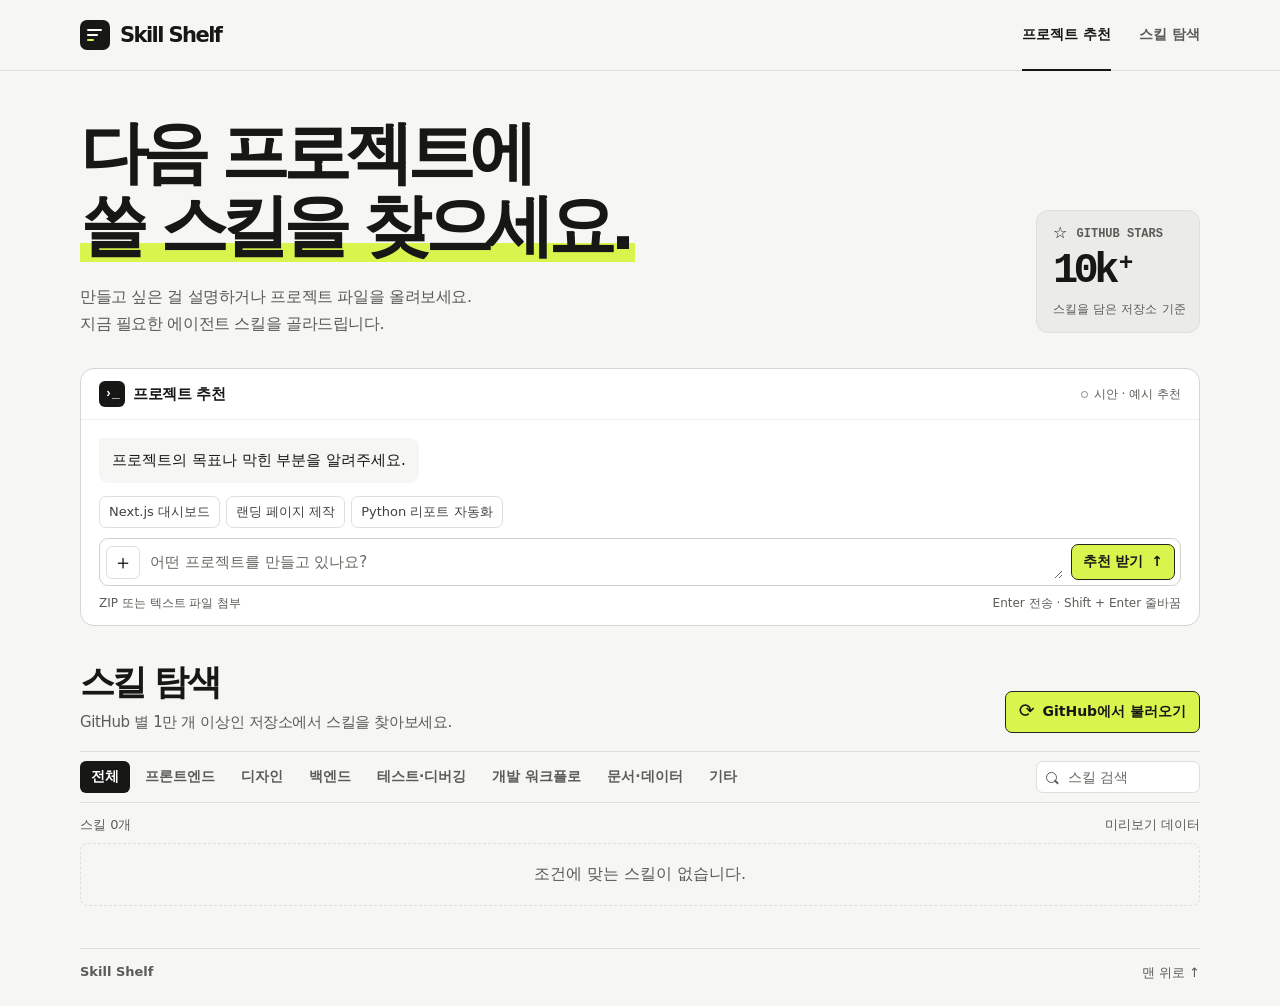
<file: frontend/index.html>
<!doctype html>
<html lang="ko">
<head>
  <meta charset="utf-8">
  <meta name="viewport" content="width=device-width, initial-scale=1">
  <title>Skill Shelf</title>
  <link rel="stylesheet" href="style.css">
</head>
<body>
  <header class="topbar">
    <div class="shell topbar-inner">
      <a class="wordmark" href="#top" aria-label="Skill Shelf 홈"><span class="mark" aria-hidden="true"><i></i><i></i><i></i></span>Skill Shelf</a>
      <nav aria-label="메인 메뉴">
        <a class="nav-link active" href="#recommend">프로젝트 추천</a>
        <a class="nav-link" href="#catalog">스킬 탐색</a>
      </nav>
    </div>
  </header>

  <main id="top" class="shell">
    <section id="recommend" aria-labelledby="hero-title">
      <div class="hero">
        <div>
          <h1 id="hero-title">다음 프로젝트에<br><span>쓸 스킬을 찾으세요.</span></h1>
          <p>만들고 싶은 걸 설명하거나 프로젝트 파일을 올려보세요.<br class="wide-only"> 지금 필요한 에이전트 스킬을 골라드립니다.</p>
        </div>
        <a class="hero-stat" href="#catalog" aria-label="GitHub 별 1만 개 이상인 저장소의 스킬 탐색">
          <span class="stat-top"><span aria-hidden="true">☆</span> GITHUB STARS</span>
          <strong>10k<span>+</span></strong>
          <span class="stat-caption">스킬을 담은 저장소 기준</span>
        </a>
      </div>

      <div class="chat-panel">
        <div class="chat-head">
          <h2><span class="terminal" aria-hidden="true">›_</span> 프로젝트 추천</h2>
          <span id="mode" class="mode"></span>
        </div>
        <div id="transcript" class="chat-body" role="log" aria-label="추천 대화" aria-live="polite"></div>
        <div class="chat-bottom">
          <div class="examples" id="examples" aria-label="프로젝트 설명 예시">
            <button type="button" data-example="Next.js로 대시보드를 만들고 있어요. React 화면 성능과 컴포넌트 구조를 개선하고 싶어요.">Next.js 대시보드</button>
            <button type="button" data-example="랜딩 페이지를 만들고 있어요. 화면 디자인을 다듬고 브라우저에서 동작을 테스트하고 싶어요.">랜딩 페이지 제작</button>
            <button type="button" data-example="Python으로 엑셀 리포트를 자동화하고 PDF로 결과를 내보내고 싶어요.">Python 리포트 자동화</button>
          </div>
          <form id="composer" class="composer">
            <label for="upload" class="clip" title="프로젝트 파일 첨부" tabindex="0" role="button"><span aria-hidden="true">＋</span><span class="sr-only">프로젝트 파일 첨부</span></label>
            <input id="upload" type="file" multiple accept=".zip,.md,.txt,.json,.toml,.yaml,.yml,.py,.js,.jsx,.ts,.tsx,.html,.css">
            <textarea id="prompt" aria-label="프로젝트 설명" placeholder="어떤 프로젝트를 만들고 있나요?" rows="1" maxlength="6000"></textarea>
            <button id="send" class="primary send" type="submit">추천 받기 <span aria-hidden="true">↑</span></button>
          </form>
          <div class="composer-meta"><span id="uploads">ZIP 또는 텍스트 파일 첨부</span><span>Enter 전송 · Shift + Enter 줄바꿈</span></div>
          <p id="chat-notice" class="notice" role="status" hidden></p>
        </div>
      </div>
    </section>

    <section id="catalog" class="catalog" aria-labelledby="catalog-title">
      <div class="catalog-head">
        <div>
          <h2 id="catalog-title">스킬 탐색</h2>
          <p>GitHub 별 1만 개 이상인 저장소에서 스킬을 찾아보세요.</p>
        </div>
        <button id="refresh" class="primary refresh" type="button"><span aria-hidden="true">⟳</span> GitHub에서 불러오기</button>
      </div>
      <div class="toolbar">
        <div id="filters" class="filters" role="group" aria-label="스킬 카테고리"></div>
        <label class="search"><span class="lens" aria-hidden="true"></span><input id="search" type="search" aria-label="스킬 검색" placeholder="스킬 검색"></label>
      </div>
      <div class="catalog-meta"><span id="count" aria-live="polite"></span><span id="source"></span></div>
      <p id="catalog-notice" class="notice" role="status" hidden></p>
      <div id="grid" class="grid"></div>
      <button id="more" class="outline more" type="button" hidden>더 보기</button>
    </section>
  </main>

  <footer class="shell footer"><span>Skill Shelf</span><a href="#top">맨 위로 ↑</a></footer>
  <dialog id="detail" aria-labelledby="detail-title">
    <div class="detail-inner">
      <button id="close" type="button" aria-label="상세 닫기">×</button>
      <div id="detail-body"></div>
    </div>
  </dialog>
  <script id="seed" type="application/json">__SKILL_SHELF_SEED__</script>
  <script src="app.js"></script>
</body>
</html>
</file>
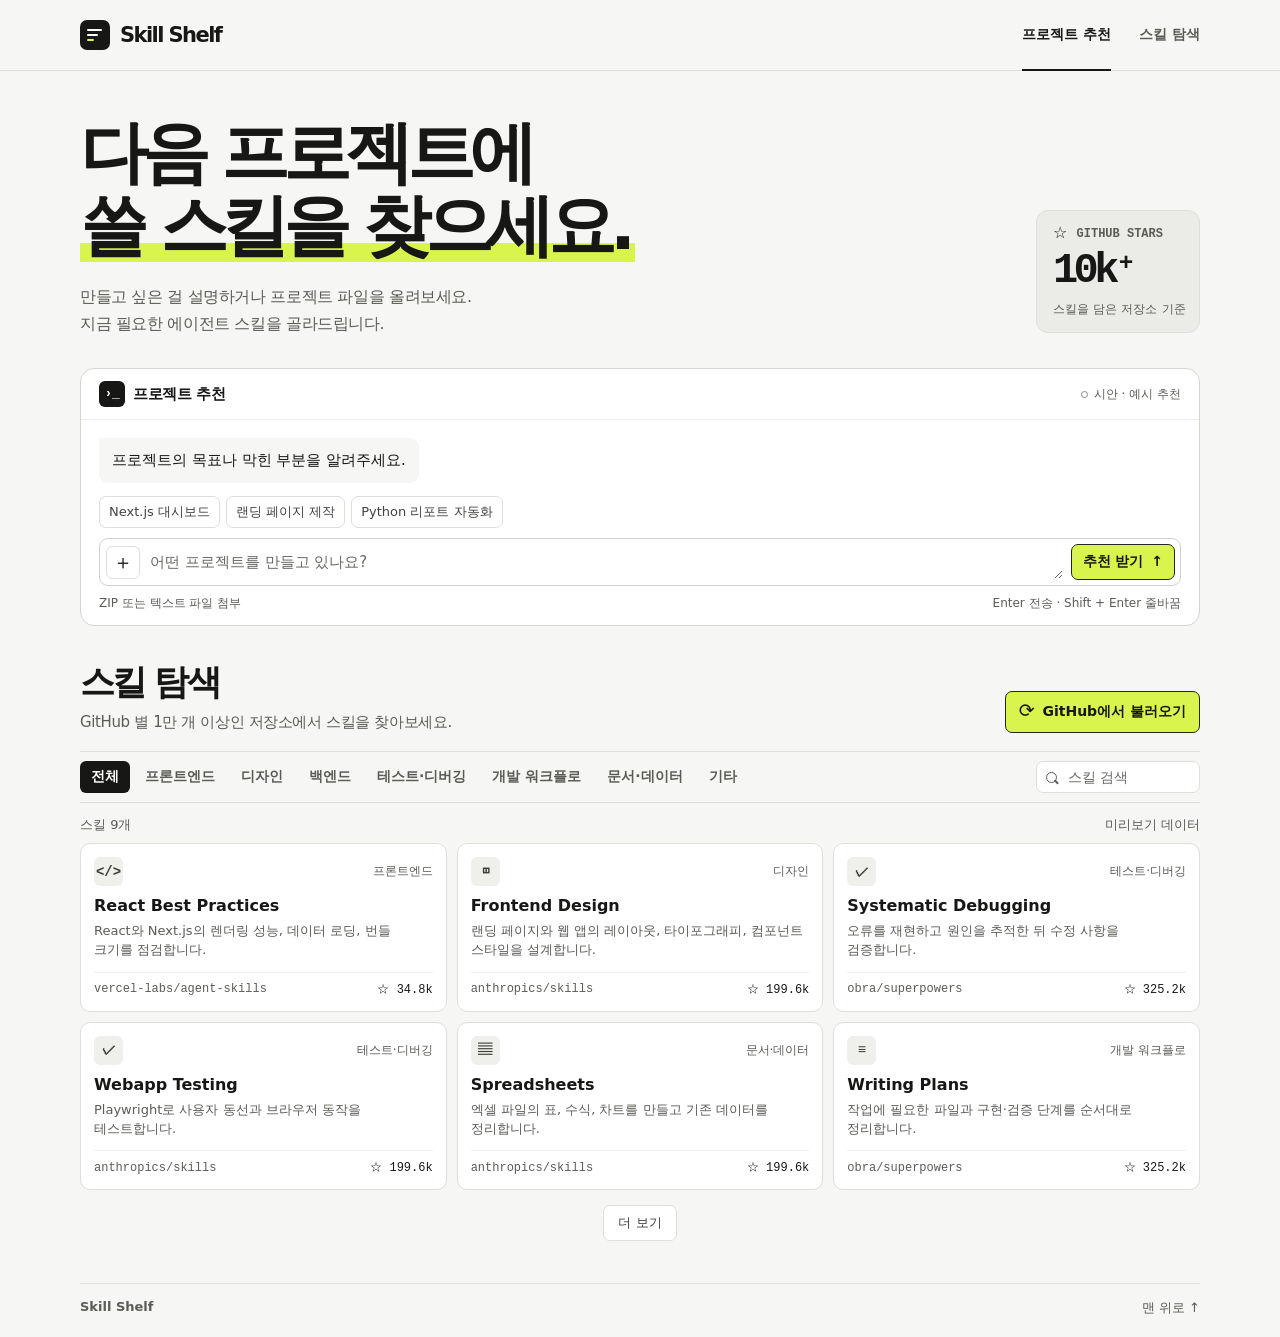
<file: Skill_Shelf_Preview.html>
<!doctype html>
<html lang="ko">
<head>
  <meta charset="utf-8">
  <meta name="viewport" content="width=device-width, initial-scale=1">
  <title>Skill Shelf</title>
  <style>
:root {
  color-scheme: light;
  --background: #f6f6f4;
  --paper: #fff;
  --ink: #171816;
  --muted: #5a5c56;
  --line: #dedfda;
  --faint: #efefed;
  --accent: #d9f44c;
  --accent-hover: #cde839;
  --mono: "IBM Plex Mono", Consolas, "Liberation Mono", monospace;
  --sans: Inter, "Pretendard", "Apple SD Gothic Neo", "Malgun Gothic", "맑은 고딕", system-ui, sans-serif;
  font-family: var(--sans);
  color: var(--ink);
  background: var(--background);
}

*, *::before, *::after { box-sizing: border-box; }
body { margin: 0; }
button, input, textarea { font: inherit; }
button, a, input, textarea { -webkit-tap-highlight-color: transparent; }
a { color: inherit; text-decoration: none; }
button { color: inherit; cursor: pointer; }
button:disabled { cursor: wait; opacity: .65; }
:focus-visible { outline: 2px solid #222; outline-offset: 4px; }
[hidden] { display: none !important; }
.shell { width: min(1120px, calc(100% - 72px)); margin-inline: auto; }
.sr-only { position: absolute; width: 1px; height: 1px; padding: 0; margin: -1px; overflow: hidden; clip-path: inset(50%); white-space: nowrap; }

.topbar { border-bottom: 1px solid var(--line); background: var(--background); }
.topbar-inner { display: flex; align-items: center; justify-content: space-between; height: 70px; }
.wordmark { display: inline-flex; align-items: center; gap: 10px; font-size: 21px; font-weight: 800; letter-spacing: -.075em; white-space: nowrap; }
.mark { display: grid; justify-items: start; align-content: center; gap: 3px; width: 30px; height: 30px; padding-left: 7px; background: var(--ink); border-radius: 7px; }
.mark i { display: block; width: 15px; height: 2px; background: white; border-radius: 1px; }
.mark i:nth-child(2) { width: 11px; }
.mark i:nth-child(3) { width: 7px; background: var(--accent); }
nav { display: flex; align-items: stretch; align-self: stretch; gap: 28px; }
.nav-link { position: relative; display: flex; align-items: center; font-weight: 650; font-size: 14px; color: var(--muted); white-space: nowrap; }
.nav-link:hover, .nav-link.active { color: var(--ink); }
.nav-link.active::after { content: ""; position: absolute; inset: auto 0 -1px; height: 2px; background: var(--ink); }

.hero { display: grid; grid-template-columns: 1fr 164px; align-items: end; gap: 30px; padding-block: 45px 31px; }
.hero h1 { margin: 0; font-size: clamp(39px, 5.35vw, 72px); line-height: 1.065; letter-spacing: -.09em; font-weight: 850; word-break: keep-all; }
.hero h1 span { background: linear-gradient(transparent 73%, var(--accent) 73%, var(--accent) 96%, transparent 96%); padding-right: .08em; }
.hero p { color: var(--muted); font-size: 16px; line-height: 1.7; margin: 21px 0 0; letter-spacing: -.025em; word-break: keep-all; }
.hero-stat { display: flex; flex-direction: column; align-items: flex-start; gap: 10px; background: #ebebe7; border: 1px solid var(--line); border-radius: 12px; padding: 14px 16px 15px; margin-bottom: 4px; }
.hero-stat:hover { border-color: var(--ink); }
.stat-top, .stat-caption { font: 600 12px/1.25 var(--mono); color: var(--muted); white-space: nowrap; }
.stat-top span { font: 16px/1 var(--sans); vertical-align: -1px; margin-right: 2px; color: var(--ink); }
.hero-stat strong { font: 750 42px/.95 var(--mono); letter-spacing: -.11em; }
.hero-stat strong span { font-size: .58em; vertical-align: top; padding-left: 4px; }
.stat-caption { font-family: var(--sans); font-weight: 550; }

.chat-panel { background: var(--paper); border: 1px solid #d5d6d0; border-radius: 14px; }
.chat-head { display: flex; align-items: center; justify-content: space-between; gap: 10px; padding: 12px 18px; border-bottom: 1px solid var(--faint); }
.chat-head h2 { display: flex; align-items: center; gap: 8px; margin: 0; font-size: 15px; letter-spacing: -.025em; }
.terminal { display: inline-grid; place-items: center; width: 26px; height: 26px; border-radius: 6px; background: var(--ink); color: white; font: bold 13px var(--mono); padding-bottom: 2px; }
.mode { display: inline-flex; align-items: center; gap: 6px; font-size: 12px; color: var(--muted); white-space: nowrap; }
.mode::before { content: ""; width: 7px; height: 7px; border: 1px solid #888a81; border-radius: 50%; }
.mode.live::before { border-color: var(--ink); background: var(--accent); }
.chat-body { display: grid; gap: 12px; padding: 18px 18px 4px; max-height: 420px; overflow: auto; }
.message { max-width: min(780px, 96%); width: fit-content; padding: 11px 13px; border-radius: 0 9px 9px 9px; background: var(--background); font-size: 15px; line-height: 1.55; overflow-wrap: anywhere; white-space: pre-wrap; }
.message.user { margin-left: auto; border-radius: 9px 0 9px 9px; background: #ededeb; }
.suggestions { display: grid; gap: 6px; margin-top: 7px; white-space: normal; }
.suggestion { display: grid; gap: 2px; text-align: left; border: 1px solid var(--line); background: var(--paper); border-radius: 7px; padding: 8px 10px; }
.suggestion:hover { border-color: var(--ink); }
.suggestion span { color: var(--muted); font-size: 13px; }
.chat-bottom { padding: 9px 18px 13px; }
.examples { display: flex; flex-wrap: wrap; gap: 6px; margin: 0 0 10px; }
.examples button, .outline { border: 1px solid var(--line); border-radius: 7px; background: var(--paper); font-size: 13px; padding: 6px 9px; color: #41423d; }
.examples button:hover, .outline:hover { border-color: #999b91; background: var(--background); }
.composer { display: flex; align-items: center; gap: 8px; padding: 5px; border: 1px solid #d0d1cc; border-radius: 9px; }
.composer:focus-within { border-color: #707266; }
.composer input[type=file] { display: none; }
.clip { display: grid; place-items: center; flex: 0 0 34px; height: 33px; border: 1px solid var(--line); border-radius: 6px; margin-left: 1px; font-size: 20px; cursor: pointer; }
.clip:hover { background: var(--faint); }
.composer textarea { flex: 1; min-width: 0; min-height: 34px; max-height: 120px; resize: vertical; border: 0; background: transparent; outline: none; padding: 7px 2px; font-size: 15px; line-height: 20px; }
.composer textarea::placeholder, .search input::placeholder { color: #676962; opacity: 1; }
.primary { border: 1px solid #24271b; border-radius: 7px; background: var(--accent); color: var(--ink); font-weight: 750; font-size: 14px; white-space: nowrap; }
.primary:hover { background: var(--accent-hover); }
.send { height: 36px; padding-inline: 11px; }
.send span { margin-left: 3px; }
.composer-meta { display: flex; justify-content: space-between; align-items: flex-start; gap: 12px; margin-top: 8px; color: var(--muted); font-size: 12px; line-height: 1.5; }
#uploads { overflow-wrap: anywhere; }

.catalog { padding-block: 37px 42px; }
.catalog-head { display: flex; gap: 18px; align-items: end; justify-content: space-between; margin-bottom: 18px; }
.catalog-head h2 { margin: 0; font-size: 35px; font-weight: 850; letter-spacing: -.075em; line-height: 1.12; }
.catalog-head p { margin: 8px 0 0; color: var(--muted); font-size: 15px; letter-spacing: -.025em; line-height: 1.5; word-break: keep-all; }
.refresh { height: 42px; padding-inline: 13px; }
.refresh span { font: 19px/.8 var(--sans); display: inline-block; margin-right: 3px; vertical-align: -1px; }
.toolbar { border-top: 1px solid var(--line); border-bottom: 1px solid var(--line); display: flex; align-items: center; justify-content: space-between; gap: 10px; padding-block: 9px; }
.filters { display: flex; flex-wrap: wrap; gap: 4px; }
.filters button { font-size: 14px; font-weight: 650; color: var(--muted); border: 1px solid transparent; background: transparent; padding: 6px 10px; border-radius: 6px; white-space: nowrap; }
.filters button:hover { background: #e8e9e4; }
.filters button[aria-pressed=true] { background: var(--ink); color: white; }
.search { display: flex; gap: 9px; align-items: center; background: var(--paper); border: 1px solid var(--line); border-radius: 7px; padding: 6px 9px; width: 164px; flex-shrink: 0; }
.search:focus-within { border-color: var(--ink); }
.lens { position: relative; flex: 0 0 11px; height: 11px; border: 1.5px solid var(--muted); border-radius: 100%; }
.lens::after { position: absolute; content: ""; width: 5px; height: 1.5px; left: 7px; top: 8px; transform: rotate(45deg); background: var(--muted); }
.search input { width: 100%; border: 0; font-size: 14px; outline: none; background: transparent; }
.catalog-meta { display: flex; justify-content: space-between; gap: 12px; color: var(--muted); font-size: 13px; margin: 13px 0 9px; }
.notice { font-size: 13px; color: var(--ink); line-height: 1.5; border-left: 3px solid #a0a294; padding-left: 8px; margin: 8px 0; }
.grid { display: grid; grid-template-columns: repeat(3, minmax(0, 1fr)); gap: 10px; }
.card { min-width: 0; min-height: 152px; text-align: left; display: flex; flex-direction: column; padding: 13px; background: var(--paper); border: 1px solid var(--line); border-radius: 10px; }
.card:hover { border-color: var(--ink); }
.card-top, .card-footer { display: flex; width: 100%; justify-content: space-between; gap: 10px; align-items: center; }
.card-top { margin-bottom: 10px; }
.glyph { background: #efefec; display: grid; place-items: center; color: #3c3d36; width: 29px; height: 29px; border-radius: 6px; font: 700 14px var(--mono); }
.category { font-size: 12px; color: var(--muted); white-space: nowrap; }
.card h3 { margin: 0 0 5px; font-size: 16px; line-height: 1.25; white-space: nowrap; overflow: hidden; text-overflow: ellipsis; max-width: 100%; }
.card p { margin: 0 0 12px; color: var(--muted); font-size: 13px; line-height: 1.48; display: -webkit-box; -webkit-line-clamp: 2; -webkit-box-orient: vertical; overflow: hidden; word-break: keep-all; overflow-wrap: anywhere; }
.card-footer { border-top: 1px solid var(--faint); margin-top: auto; padding-top: 8px; color: var(--muted); font: 12px var(--mono); }
.card-footer span:first-child { min-width: 0; white-space: nowrap; overflow: hidden; text-overflow: ellipsis; }
.card-footer span:last-child { white-space: nowrap; color: var(--ink); }
.empty { grid-column: 1/-1; padding: 20px 12px; text-align: center; color: var(--muted); border: 1px dashed var(--line); border-radius: 8px; }
.more { display: block; margin: 15px auto 0; padding: 8px 14px; }
.footer { display: flex; justify-content: space-between; border-top: 1px solid var(--line); padding-block: 15px 24px; color: var(--muted); font-size: 13px; }
.footer span { font-weight: 800; }

dialog { width: min(480px, calc(100% - 28px)); max-height: 85vh; color: var(--ink); border: 1px solid var(--ink); border-radius: 13px; padding: 0; background: var(--paper); }
dialog::backdrop { background: #10110e7a; }
.detail-inner { position: relative; padding: 22px; overflow-wrap: anywhere; }
.detail-inner #close { position: absolute; top: 10px; right: 10px; width: 32px; height: 32px; border: 1px solid var(--line); border-radius: 6px; background: var(--paper); font-size: 21px; line-height: 1; }
.detail-inner h2 { margin: 10px 32px 6px 0; font-size: 25px; letter-spacing: -.035em; }
.detail-inner p { color: var(--muted); font-size: 15px; line-height: 1.65; }
.detail-inner a { display: inline-flex; padding: 8px 11px; margin: 4px 4px 0 0; }
.detail-inner small { display: block; color: var(--muted); margin-top: 12px; font: 12px/1.5 var(--mono); }

@media (max-width: 800px) {
  .shell { width: calc(100% - 38px); }
  .grid { grid-template-columns: repeat(2, minmax(0, 1fr)); }
  .hero { padding-block: 36px 24px; }
  .toolbar { align-items: start; }
}
@media (max-width: 540px) {
  .shell { width: calc(100% - 28px); }
  .topbar-inner { height: 56px; }
  nav { gap: 12px; }
  .nav-link { font-size: 12px; }
  .wordmark { font-size: 18px; gap: 6px; }
  .mark { transform: scale(.85); transform-origin: left center; margin-right: -3px; }
  .hero { grid-template-columns: 1fr; gap: 14px; padding-top: 30px; }
  .hero h1 { font-size: clamp(31px, 9.3vw, 47px); }
  .hero-stat { display: none; }
  .hero p { font-size: 15px; margin-top: 16px; }
  .wide-only { display: none; }
  .chat-head, .chat-body, .chat-bottom { padding-inline: 11px; }
  .composer-meta span:nth-child(2) { display: none; }
  .send { padding-inline: 8px; font-size: 13px; }
  .send span { display: none; }
  .catalog { padding-top: 30px; }
  .catalog-head { align-items: start; flex-direction: column; gap: 11px; }
  .catalog-head h2 { font-size: 29px; }
  .toolbar { flex-direction: column; }
  .search { width: 100%; }
}
@media (max-width: 365px) { .grid { grid-template-columns: minmax(0, 1fr); } }

</style>
</head>
<body data-standalone>
  <header class="topbar">
    <div class="shell topbar-inner">
      <a class="wordmark" href="#top" aria-label="Skill Shelf 홈"><span class="mark" aria-hidden="true"><i></i><i></i><i></i></span>Skill Shelf</a>
      <nav aria-label="메인 메뉴">
        <a class="nav-link active" href="#recommend">프로젝트 추천</a>
        <a class="nav-link" href="#catalog">스킬 탐색</a>
      </nav>
    </div>
  </header>

  <main id="top" class="shell">
    <section id="recommend" aria-labelledby="hero-title">
      <div class="hero">
        <div>
          <h1 id="hero-title">다음 프로젝트에<br><span>쓸 스킬을 찾으세요.</span></h1>
          <p>만들고 싶은 걸 설명하거나 프로젝트 파일을 올려보세요.<br class="wide-only"> 지금 필요한 에이전트 스킬을 골라드립니다.</p>
        </div>
        <a class="hero-stat" href="#catalog" aria-label="GitHub 별 1만 개 이상인 저장소의 스킬 탐색">
          <span class="stat-top"><span aria-hidden="true">☆</span> GITHUB STARS</span>
          <strong>10k<span>+</span></strong>
          <span class="stat-caption">스킬을 담은 저장소 기준</span>
        </a>
      </div>

      <div class="chat-panel">
        <div class="chat-head">
          <h2><span class="terminal" aria-hidden="true">›_</span> 프로젝트 추천</h2>
          <span id="mode" class="mode"></span>
        </div>
        <div id="transcript" class="chat-body" role="log" aria-label="추천 대화" aria-live="polite"></div>
        <div class="chat-bottom">
          <div class="examples" id="examples" aria-label="프로젝트 설명 예시">
            <button type="button" data-example="Next.js로 대시보드를 만들고 있어요. React 화면 성능과 컴포넌트 구조를 개선하고 싶어요.">Next.js 대시보드</button>
            <button type="button" data-example="랜딩 페이지를 만들고 있어요. 화면 디자인을 다듬고 브라우저에서 동작을 테스트하고 싶어요.">랜딩 페이지 제작</button>
            <button type="button" data-example="Python으로 엑셀 리포트를 자동화하고 PDF로 결과를 내보내고 싶어요.">Python 리포트 자동화</button>
          </div>
          <form id="composer" class="composer">
            <label for="upload" class="clip" title="프로젝트 파일 첨부" tabindex="0" role="button"><span aria-hidden="true">＋</span><span class="sr-only">프로젝트 파일 첨부</span></label>
            <input id="upload" type="file" multiple accept=".zip,.md,.txt,.json,.toml,.yaml,.yml,.py,.js,.jsx,.ts,.tsx,.html,.css">
            <textarea id="prompt" aria-label="프로젝트 설명" placeholder="어떤 프로젝트를 만들고 있나요?" rows="1" maxlength="6000"></textarea>
            <button id="send" class="primary send" type="submit">추천 받기 <span aria-hidden="true">↑</span></button>
          </form>
          <div class="composer-meta"><span id="uploads">ZIP 또는 텍스트 파일 첨부</span><span>Enter 전송 · Shift + Enter 줄바꿈</span></div>
          <p id="chat-notice" class="notice" role="status" hidden></p>
        </div>
      </div>
    </section>

    <section id="catalog" class="catalog" aria-labelledby="catalog-title">
      <div class="catalog-head">
        <div>
          <h2 id="catalog-title">스킬 탐색</h2>
          <p>GitHub 별 1만 개 이상인 저장소에서 스킬을 찾아보세요.</p>
        </div>
        <button id="refresh" class="primary refresh" type="button"><span aria-hidden="true">⟳</span> GitHub에서 불러오기</button>
      </div>
      <div class="toolbar">
        <div id="filters" class="filters" role="group" aria-label="스킬 카테고리"></div>
        <label class="search"><span class="lens" aria-hidden="true"></span><input id="search" type="search" aria-label="스킬 검색" placeholder="스킬 검색"></label>
      </div>
      <div class="catalog-meta"><span id="count" aria-live="polite"></span><span id="source"></span></div>
      <p id="catalog-notice" class="notice" role="status" hidden></p>
      <div id="grid" class="grid"></div>
      <button id="more" class="outline more" type="button" hidden>더 보기</button>
    </section>
  </main>

  <footer class="shell footer"><span>Skill Shelf</span><a href="#top">맨 위로 ↑</a></footer>
  <dialog id="detail" aria-labelledby="detail-title">
    <div class="detail-inner">
      <button id="close" type="button" aria-label="상세 닫기">×</button>
      <div id="detail-body"></div>
    </div>
  </dialog>
  <script id="seed" type="application/json">[
  {"repo":"vercel-labs/agent-skills","stars":34800,"path":"skills/react-best-practices/SKILL.md","name":"React Best Practices","category":"frontend","description":"React와 Next.js의 렌더링 성능, 데이터 로딩, 번들 크기를 점검합니다.","tags":"react next.js nextjs component render dashboard 대시보드 렌더 컴포넌트 성능 웹"},
  {"repo":"anthropics/skills","stars":199600,"path":"skills/frontend-design/SKILL.md","name":"Frontend Design","category":"design","description":"랜딩 페이지와 웹 앱의 레이아웃, 타이포그래피, 컴포넌트 스타일을 설계합니다.","tags":"landing ui ux next.js react tailwind figma frontend 디자인 랜딩 반응형 화면 레이아웃"},
  {"repo":"obra/superpowers","stars":325176,"path":"skills/systematic-debugging/SKILL.md","name":"Systematic Debugging","category":"testing","description":"오류를 재현하고 원인을 추적한 뒤 수정 사항을 검증합니다.","tags":"debug fix bug error regression 오류 버그 원인 디버그 재현 로그"},
  {"repo":"anthropics/skills","stars":199600,"path":"skills/webapp-testing/SKILL.md","name":"Webapp Testing","category":"testing","description":"Playwright로 사용자 동선과 브라우저 동작을 테스트합니다.","tags":"playwright browser e2e test 랜딩 브라우저 테스트 동작 버튼 사용자"},
  {"repo":"anthropics/skills","stars":199600,"path":"skills/xlsx/SKILL.md","name":"Spreadsheets","category":"documents","description":"엑셀 파일의 표, 수식, 차트를 만들고 기존 데이터를 정리합니다.","tags":"python xlsx excel pandas spreadsheet report 엑셀 시트 리포트 보고서 자동화"},
  {"repo":"obra/superpowers","stars":325176,"path":"skills/writing-plans/SKILL.md","name":"Writing Plans","category":"workflow","description":"작업에 필요한 파일과 구현·검증 단계를 순서대로 정리합니다.","tags":"plan roadmap architecture planning 기획 계획 로드맵 작업 구조 설계"},
  {"repo":"anthropics/skills","stars":199600,"path":"skills/pdf/SKILL.md","name":"PDF","category":"documents","description":"PDF의 텍스트와 표를 추출하고 페이지를 합치거나 새 문서를 만듭니다.","tags":"python pdf report extract export 리포트 문서 보고서 내보내기"},
  {"repo":"obra/superpowers","stars":325176,"path":"skills/test-driven-development/SKILL.md","name":"Test-Driven Development","category":"testing","description":"실패하는 테스트부터 작성하고 작은 단위로 구현과 검증을 반복합니다.","tags":"test tdd unit pytest jest regression 단위 테스트 회귀 검증"},
  {"repo":"obra/superpowers","stars":325176,"path":"skills/brainstorming/SKILL.md","name":"Brainstorming","category":"workflow","description":"요구사항을 구체화하고 구현 전에 설계 방향을 비교합니다.","tags":"brainstorm requirements ideation planning 요구사항 기획 아이디어 프로젝트 설계"}
]
</script>
  <script>
(() => {
  'use strict';
  const $ = (id) => document.getElementById(id);
  const embedded = window.parent !== window && !document.body.hasAttribute('data-standalone');
  const source = $('seed').textContent.trim();
  const demo = source.startsWith('[') ? JSON.parse(source) : [];
  const categories = {
    all: ['전체', ''], frontend: ['프론트엔드', '</>'], design: ['디자인', '◫'],
    backend: ['백엔드', '{ }'], testing: ['테스트·디버깅', '✓'], workflow: ['개발 워크플로', '≡'],
    documents: ['문서·데이터', '▤'], other: ['기타', '···'],
  };
  const welcome = '프로젝트의 목표나 막힌 부분을 알려주세요.';
  const uploadHint = 'ZIP 또는 텍스트 파일 첨부';
  const maxUpload = 4 * 1024 * 1024;
  let catalog = demo;
  let messages = [];
  let mode = 'demo';
  let sourceLabel = '미리보기 데이터';
  let filter = 'all';
  let waiting = false;
  let offset = 6;
  let files = [];
  let skills = new Map();
  let detailRequest = '';
  let pendingRequest = '';
  let activeDetail = '';

  function el(tag, className, content) {
    const node = document.createElement(tag);
    if (className) node.className = className;
    if (content !== undefined) node.textContent = content;
    return node;
  }

  function post(type, props = {}) {
    window.parent.postMessage({isStreamlitMessage: true, type: `streamlit:${type}`, ...props}, '*');
  }

  function sendEvent(action, data = {}) {
    const id = globalThis.crypto?.randomUUID?.() || `${Date.now()}-${Math.random()}`;
    post('setComponentValue', {value: {id, action, ...data}, dataType: 'json'});
    return id;
  }

  function reviseHeight() {
    if (embedded) post('setFrameHeight', {height: Math.ceil(document.body.getBoundingClientRect().height)});
  }

  function key(skill) { return `${skill.repo}:${skill.path}`; }

  function starLabel(stars) {
    return `${(stars / 1000).toLocaleString('en', {maximumFractionDigits: 1})}k`;
  }

  function status(id, message) {
    $(id).textContent = message || '';
    $(id).hidden = !message;
  }

  function isBusy(next) {
    waiting = next;
    $('refresh').disabled = next;
    $('send').disabled = next;
  }

  function card(skill) {
    const [name, icon] = categories[skill.category] || categories.other;
    const button = el('button', 'card');
    button.type = 'button';
    button.dataset.skill = skill.name;
    const top = el('span', 'card-top');
    top.append(el('span', 'glyph', icon), el('span', 'category', name));
    const footer = el('span', 'card-footer');
    const stars = el('span', '', `☆ ${starLabel(skill.stars)}`);
    stars.title = `저장소 별 ${skill.stars.toLocaleString('ko-KR')}개`;
    footer.append(el('span', '', skill.repo), stars);
    button.append(top, el('h3', '', skill.name), el('p', '', skill.description), footer);
    button.addEventListener('click', () => openDetail(skill));
    return button;
  }

  function renderCatalog() {
    const query = $('search').value.trim().toLocaleLowerCase();
    const result = catalog.filter((skill) => {
      const category = categories[skill.category] || categories.other;
      return (filter === 'all' || skill.category === filter)
        && `${skill.name} ${skill.description} ${skill.repo} ${category[0]}`.toLocaleLowerCase().includes(query);
    });
    const grid = $('grid');
    grid.replaceChildren(...result.slice(0, offset).map(card));
    if (!result.length) grid.append(el('div', 'empty', '조건에 맞는 스킬이 없습니다.'));
    $('count').textContent = `스킬 ${result.length.toLocaleString('ko-KR')}개`;
    $('source').textContent = sourceLabel;
    $('more').hidden = result.length <= offset;
  }

  function renderMessages() {
    const log = $('transcript');
    log.replaceChildren(el('div', 'message', welcome));
    for (const message of messages) {
      const item = el('div', `message ${message.role}`, message.text);
      if (message.recommendations?.length) {
        const list = el('div', 'suggestions');
        for (const match of message.recommendations) {
          const skill = skills.get(match.id) || match.skill;
          if (!skill) continue;
          const button = el('button', 'suggestion');
          button.type = 'button';
          button.append(el('strong', '', skill.name), el('span', '', match.reason));
          button.addEventListener('click', () => openDetail(skill));
          list.append(button);
        }
        item.append(list);
      }
      log.append(item);
    }
    $('examples').hidden = messages.length > 0;
    log.scrollTop = log.scrollHeight;
  }

  function render() {
    skills = new Map(catalog.map((skill) => [key(skill), skill]));
    $('mode').classList.toggle('live', mode === 'ai');
    $('mode').textContent = {ai: 'AI 연결됨', rules: '키워드 추천', demo: '시안 · 예시 추천'}[mode] || '';
    renderCatalog();
    renderMessages();
  }

  function githubLink(text, href, className) {
    const link = el('a', className, text);
    const parsed = new URL(href, 'https://github.com/');
    if (parsed.origin === 'https://github.com') link.href = parsed.href;
    link.target = '_blank';
    link.rel = 'noopener noreferrer';
    return link;
  }

  function openDetail(skill) {
    const dialog = $('detail');
    const body = $('detail-body');
    activeDetail = key(skill);
    const trigger = document.activeElement?.getBoundingClientRect();
    const [name, icon] = categories[skill.category] || categories.other;
    const title = el('h2', '', skill.name);
    title.id = 'detail-title';
    const description = el('p', '', skill.description);
    description.id = 'detail-description';
    const repo = skill.repo.split('/').map(encodeURIComponent).join('/');
    const branch = (skill.branch || 'main').split('/').map(encodeURIComponent).join('/');
    const path = skill.path.split('/').map(encodeURIComponent).join('/');
    body.replaceChildren(el('span', 'glyph', icon), title,
      el('div', 'category', `${name} · 저장소 별 ${starLabel(skill.stars)}`), description,
      githubLink('SKILL.md 보기', `https://github.com/${repo}/blob/${branch}/${path}`, 'primary'),
      githubLink('저장소 열기', `https://github.com/${repo}`, 'outline'), el('small', '', `${skill.repo}/${skill.path}`));
    if (!dialog.open) {
      dialog.showModal();
      // A Streamlit iframe can be taller than the visible browser viewport.
      dialog.style.top = '';
      dialog.style.bottom = '';
      if (embedded) {
        const frame = window.frameElement?.getBoundingClientRect();
        const center = frame ? window.parent.innerHeight / 2 - frame.top : trigger?.top;
        if (center !== undefined) {
          dialog.style.top = `${Math.max(10, center - dialog.offsetHeight / 2)}px`;
          dialog.style.bottom = 'auto';
        }
      }
    }
    if (embedded && skill.detail_pending && !waiting) {
      const id = sendEvent('detail', {skill: activeDetail});
      detailRequest = {id, skill: activeDetail};
      pendingRequest = id;
      isBusy(true);
    }
  }

  function score(skill, input) {
    const haystack = `${skill.name} ${skill.tags || ''} ${skill.description}`.toLocaleLowerCase();
    return [...new Set(input.toLocaleLowerCase().match(/[\p{L}\p{N}.+-]{2,}/gu) || [])]
      .reduce((total, term) => total + Number(haystack.includes(term)), 0);
  }

  async function encodeFile(file) {
    const bytes = new Uint8Array(await file.arrayBuffer());
    let binary = '';
    for (let i = 0; i < bytes.length; i += 8192) {
      binary += String.fromCharCode(...bytes.subarray(i, i + 8192));
    }
    return {name: file.name, content: btoa(binary)};
  }

  async function submit(event) {
    event.preventDefault();
    const input = $('prompt');
    const prompt = input.value.trim();
    if (waiting) return;
    if (!prompt && !files.length) {
      status('chat-notice', '프로젝트 설명을 입력하거나 파일을 첨부하세요.');
      input.focus();
      return;
    }
    status('chat-notice', '');
    isBusy(true);
    try {
      if (!embedded) {
        const text = [prompt, ...files.map((file) => file.name)].filter(Boolean).join('\n');
        const best = [...catalog].sort((a, b) => score(b, text) - score(a, text));
        const relevant = best.filter((skill) => score(skill, text) > 0);
        messages.push({role: 'user', text}, {role: 'assistant',
          text: relevant.length ? '입력한 내용과 관련된 예시 스킬입니다.' : '사용 기술이나 해결하고 싶은 작업을 조금 더 구체적으로 적어주세요.',
          recommendations: relevant.slice(0, 3).map((skill) => ({id: key(skill), reason: skill.description}))});
        if (files.length) status('chat-notice', '시안에서는 첨부한 파일 이름으로 예시 추천을 보여드립니다.');
        renderMessages();
      } else {
        const payload = await Promise.all(files.map(encodeFile));
        pendingRequest = sendEvent('recommend', {prompt, files: payload});
        status('chat-notice', '프로젝트에 맞는 스킬을 찾고 있습니다.');
      }
      input.value = '';
      files = [];
      $('upload').value = '';
      $('uploads').textContent = uploadHint;
    } catch {
      status('chat-notice', '첨부파일을 읽지 못했습니다. 다시 선택해 주세요.');
      isBusy(false);
    } finally {
      if (!embedded) isBusy(false);
    }
  }

  for (const [id, [name]] of Object.entries(categories)) {
    const button = el('button', '', name);
    button.type = 'button';
    button.setAttribute('aria-pressed', String(id === 'all'));
    button.addEventListener('click', () => {
      $('filters').querySelector('[aria-pressed=true]').setAttribute('aria-pressed', 'false');
      button.setAttribute('aria-pressed', 'true');
      filter = id;
      offset = 6;
      renderCatalog();
    });
    $('filters').append(button);
  }

  $('refresh').addEventListener('click', () => {
    if (!embedded) {
      sourceLabel = '미리보기 데이터';
      renderCatalog();
      status('catalog-notice', 'Streamlit 앱을 실행하면 이 버튼으로 GitHub의 최신 목록을 불러올 수 있습니다.');
      return;
    }
    isBusy(true);
    status('catalog-notice', 'GitHub에서 스킬을 찾고 있습니다.');
    pendingRequest = sendEvent('refresh');
  });
  $('search').addEventListener('input', () => { offset = 6; renderCatalog(); });
  $('more').addEventListener('click', () => { offset += 12; renderCatalog(); });
  $('close').addEventListener('click', () => $('detail').close());
  $('detail').addEventListener('click', (event) => { if (event.target === $('detail')) $('detail').close(); });
  $('composer').addEventListener('submit', submit);
  $('prompt').addEventListener('keydown', (event) => {
    if (event.key === 'Enter' && !event.shiftKey && !event.isComposing && event.keyCode !== 229) {
      event.preventDefault();
      $('composer').requestSubmit();
    }
  });
  document.querySelector('.clip').addEventListener('keydown', (event) => {
    if (event.key === 'Enter' || event.key === ' ') { event.preventDefault(); $('upload').click(); }
  });
  $('upload').addEventListener('change', () => {
    const picked = Array.from($('upload').files);
    if (picked.length > 3 || picked.some((file) => file.size > maxUpload)
        || picked.reduce((size, file) => size + file.size, 0) > 2 * maxUpload) {
      $('upload').value = '';
      files = [];
      $('uploads').textContent = uploadHint;
      status('chat-notice', '파일은 3개까지, 각 4MB와 합계 8MB 이내로 첨부할 수 있습니다.');
      return;
    }
    files = picked;
    const privacy = mode === 'ai' ? ' · 분석용 파일 요약을 OpenAI로 전송합니다.' : '';
    $('uploads').textContent = files.length ? files.map((file) => file.name).join(' · ') + privacy : uploadHint;
    status('chat-notice', '');
  });
  $('examples').addEventListener('click', (event) => {
    if (!event.target.dataset.example) return;
    $('prompt').value = event.target.dataset.example;
    $('prompt').focus();
  });
  document.querySelectorAll('a[href^="#"]').forEach((link) => {
    link.addEventListener('click', (event) => {
      event.preventDefault();
      const target = link.getAttribute('href');
      document.querySelectorAll('.nav-link').forEach((item) => item.classList.toggle('active', item.hash === (target === '#top' ? '#recommend' : target)));
      if (target === '#top') document.body.scrollIntoView();
      else document.querySelector(target).scrollIntoView({block: 'start'});
    });
  });

  if (embedded) {
    addEventListener('message', (event) => {
      if (event.source !== window.parent || event.data?.type !== 'streamlit:render') return;
      const args = event.data.args || {};
      catalog = args.catalog || [];
      messages = args.messages || [];
      sourceLabel = args.source || '';
      mode = args.mode || 'rules';
      if (args.processed && args.processed === pendingRequest) {
        isBusy(false);
        pendingRequest = '';
        status('chat-notice', args.chat_notice);
        status('catalog-notice', args.catalog_notice);
      }
      if (detailRequest && args.detail?.id === detailRequest.id && activeDetail === detailRequest.skill
          && $('detail').open && args.detail.description) {
        $('detail-description').textContent = args.detail.description;
        detailRequest = null;
      }
      render();
    });
    post('componentReady', {apiVersion: 1});
    new ResizeObserver(reviseHeight).observe(document.body);
  }
  render();
})();

</script>
</body>
</html>
</file>
<file: frontend/style.css>
:root {
  color-scheme: light;
  --background: #f6f6f4;
  --paper: #fff;
  --ink: #171816;
  --muted: #5a5c56;
  --line: #dedfda;
  --faint: #efefed;
  --accent: #d9f44c;
  --accent-hover: #cde839;
  --mono: "IBM Plex Mono", Consolas, "Liberation Mono", monospace;
  --sans: Inter, "Pretendard", "Apple SD Gothic Neo", "Malgun Gothic", "맑은 고딕", system-ui, sans-serif;
  font-family: var(--sans);
  color: var(--ink);
  background: var(--background);
}

*, *::before, *::after { box-sizing: border-box; }
body { margin: 0; }
button, input, textarea { font: inherit; }
button, a, input, textarea { -webkit-tap-highlight-color: transparent; }
a { color: inherit; text-decoration: none; }
button { color: inherit; cursor: pointer; }
button:disabled { cursor: wait; opacity: .65; }
:focus-visible { outline: 2px solid #222; outline-offset: 4px; }
[hidden] { display: none !important; }
.shell { width: min(1120px, calc(100% - 72px)); margin-inline: auto; }
.sr-only { position: absolute; width: 1px; height: 1px; padding: 0; margin: -1px; overflow: hidden; clip-path: inset(50%); white-space: nowrap; }

.topbar { border-bottom: 1px solid var(--line); background: var(--background); }
.topbar-inner { display: flex; align-items: center; justify-content: space-between; height: 70px; }
.wordmark { display: inline-flex; align-items: center; gap: 10px; font-size: 21px; font-weight: 800; letter-spacing: -.075em; white-space: nowrap; }
.mark { display: grid; justify-items: start; align-content: center; gap: 3px; width: 30px; height: 30px; padding-left: 7px; background: var(--ink); border-radius: 7px; }
.mark i { display: block; width: 15px; height: 2px; background: white; border-radius: 1px; }
.mark i:nth-child(2) { width: 11px; }
.mark i:nth-child(3) { width: 7px; background: var(--accent); }
nav { display: flex; align-items: stretch; align-self: stretch; gap: 28px; }
.nav-link { position: relative; display: flex; align-items: center; font-weight: 650; font-size: 14px; color: var(--muted); white-space: nowrap; }
.nav-link:hover, .nav-link.active { color: var(--ink); }
.nav-link.active::after { content: ""; position: absolute; inset: auto 0 -1px; height: 2px; background: var(--ink); }

.hero { display: grid; grid-template-columns: 1fr 164px; align-items: end; gap: 30px; padding-block: 45px 31px; }
.hero h1 { margin: 0; font-size: clamp(39px, 5.35vw, 72px); line-height: 1.065; letter-spacing: -.09em; font-weight: 850; word-break: keep-all; }
.hero h1 span { background: linear-gradient(transparent 73%, var(--accent) 73%, var(--accent) 96%, transparent 96%); padding-right: .08em; }
.hero p { color: var(--muted); font-size: 16px; line-height: 1.7; margin: 21px 0 0; letter-spacing: -.025em; word-break: keep-all; }
.hero-stat { display: flex; flex-direction: column; align-items: flex-start; gap: 10px; background: #ebebe7; border: 1px solid var(--line); border-radius: 12px; padding: 14px 16px 15px; margin-bottom: 4px; }
.hero-stat:hover { border-color: var(--ink); }
.stat-top, .stat-caption { font: 600 12px/1.25 var(--mono); color: var(--muted); white-space: nowrap; }
.stat-top span { font: 16px/1 var(--sans); vertical-align: -1px; margin-right: 2px; color: var(--ink); }
.hero-stat strong { font: 750 42px/.95 var(--mono); letter-spacing: -.11em; }
.hero-stat strong span { font-size: .58em; vertical-align: top; padding-left: 4px; }
.stat-caption { font-family: var(--sans); font-weight: 550; }

.chat-panel { background: var(--paper); border: 1px solid #d5d6d0; border-radius: 14px; }
.chat-head { display: flex; align-items: center; justify-content: space-between; gap: 10px; padding: 12px 18px; border-bottom: 1px solid var(--faint); }
.chat-head h2 { display: flex; align-items: center; gap: 8px; margin: 0; font-size: 15px; letter-spacing: -.025em; }
.terminal { display: inline-grid; place-items: center; width: 26px; height: 26px; border-radius: 6px; background: var(--ink); color: white; font: bold 13px var(--mono); padding-bottom: 2px; }
.mode { display: inline-flex; align-items: center; gap: 6px; font-size: 12px; color: var(--muted); white-space: nowrap; }
.mode::before { content: ""; width: 7px; height: 7px; border: 1px solid #888a81; border-radius: 50%; }
.mode.live::before { border-color: var(--ink); background: var(--accent); }
.chat-body { display: grid; gap: 12px; padding: 18px 18px 4px; max-height: 420px; overflow: auto; }
.message { max-width: min(780px, 96%); width: fit-content; padding: 11px 13px; border-radius: 0 9px 9px 9px; background: var(--background); font-size: 15px; line-height: 1.55; overflow-wrap: anywhere; white-space: pre-wrap; }
.message.user { margin-left: auto; border-radius: 9px 0 9px 9px; background: #ededeb; }
.suggestions { display: grid; gap: 6px; margin-top: 7px; white-space: normal; }
.suggestion { display: grid; gap: 2px; text-align: left; border: 1px solid var(--line); background: var(--paper); border-radius: 7px; padding: 8px 10px; }
.suggestion:hover { border-color: var(--ink); }
.suggestion span { color: var(--muted); font-size: 13px; }
.chat-bottom { padding: 9px 18px 13px; }
.examples { display: flex; flex-wrap: wrap; gap: 6px; margin: 0 0 10px; }
.examples button, .outline { border: 1px solid var(--line); border-radius: 7px; background: var(--paper); font-size: 13px; padding: 6px 9px; color: #41423d; }
.examples button:hover, .outline:hover { border-color: #999b91; background: var(--background); }
.composer { display: flex; align-items: center; gap: 8px; padding: 5px; border: 1px solid #d0d1cc; border-radius: 9px; }
.composer:focus-within { border-color: #707266; }
.composer input[type=file] { display: none; }
.clip { display: grid; place-items: center; flex: 0 0 34px; height: 33px; border: 1px solid var(--line); border-radius: 6px; margin-left: 1px; font-size: 20px; cursor: pointer; }
.clip:hover { background: var(--faint); }
.composer textarea { flex: 1; min-width: 0; min-height: 34px; max-height: 120px; resize: vertical; border: 0; background: transparent; outline: none; padding: 7px 2px; font-size: 15px; line-height: 20px; }
.composer textarea::placeholder, .search input::placeholder { color: #676962; opacity: 1; }
.primary { border: 1px solid #24271b; border-radius: 7px; background: var(--accent); color: var(--ink); font-weight: 750; font-size: 14px; white-space: nowrap; }
.primary:hover { background: var(--accent-hover); }
.send { height: 36px; padding-inline: 11px; }
.send span { margin-left: 3px; }
.composer-meta { display: flex; justify-content: space-between; align-items: flex-start; gap: 12px; margin-top: 8px; color: var(--muted); font-size: 12px; line-height: 1.5; }
#uploads { overflow-wrap: anywhere; }

.catalog { padding-block: 37px 42px; }
.catalog-head { display: flex; gap: 18px; align-items: end; justify-content: space-between; margin-bottom: 18px; }
.catalog-head h2 { margin: 0; font-size: 35px; font-weight: 850; letter-spacing: -.075em; line-height: 1.12; }
.catalog-head p { margin: 8px 0 0; color: var(--muted); font-size: 15px; letter-spacing: -.025em; line-height: 1.5; word-break: keep-all; }
.refresh { height: 42px; padding-inline: 13px; }
.refresh span { font: 19px/.8 var(--sans); display: inline-block; margin-right: 3px; vertical-align: -1px; }
.toolbar { border-top: 1px solid var(--line); border-bottom: 1px solid var(--line); display: flex; align-items: center; justify-content: space-between; gap: 10px; padding-block: 9px; }
.filters { display: flex; flex-wrap: wrap; gap: 4px; }
.filters button { font-size: 14px; font-weight: 650; color: var(--muted); border: 1px solid transparent; background: transparent; padding: 6px 10px; border-radius: 6px; white-space: nowrap; }
.filters button:hover { background: #e8e9e4; }
.filters button[aria-pressed=true] { background: var(--ink); color: white; }
.search { display: flex; gap: 9px; align-items: center; background: var(--paper); border: 1px solid var(--line); border-radius: 7px; padding: 6px 9px; width: 164px; flex-shrink: 0; }
.search:focus-within { border-color: var(--ink); }
.lens { position: relative; flex: 0 0 11px; height: 11px; border: 1.5px solid var(--muted); border-radius: 100%; }
.lens::after { position: absolute; content: ""; width: 5px; height: 1.5px; left: 7px; top: 8px; transform: rotate(45deg); background: var(--muted); }
.search input { width: 100%; border: 0; font-size: 14px; outline: none; background: transparent; }
.catalog-meta { display: flex; justify-content: space-between; gap: 12px; color: var(--muted); font-size: 13px; margin: 13px 0 9px; }
.notice { font-size: 13px; color: var(--ink); line-height: 1.5; border-left: 3px solid #a0a294; padding-left: 8px; margin: 8px 0; }
.grid { display: grid; grid-template-columns: repeat(3, minmax(0, 1fr)); gap: 10px; }
.card { min-width: 0; min-height: 152px; text-align: left; display: flex; flex-direction: column; padding: 13px; background: var(--paper); border: 1px solid var(--line); border-radius: 10px; }
.card:hover { border-color: var(--ink); }
.card-top, .card-footer { display: flex; width: 100%; justify-content: space-between; gap: 10px; align-items: center; }
.card-top { margin-bottom: 10px; }
.glyph { background: #efefec; display: grid; place-items: center; color: #3c3d36; width: 29px; height: 29px; border-radius: 6px; font: 700 14px var(--mono); }
.category { font-size: 12px; color: var(--muted); white-space: nowrap; }
.card h3 { margin: 0 0 5px; font-size: 16px; line-height: 1.25; white-space: nowrap; overflow: hidden; text-overflow: ellipsis; max-width: 100%; }
.card p { margin: 0 0 12px; color: var(--muted); font-size: 13px; line-height: 1.48; display: -webkit-box; -webkit-line-clamp: 2; -webkit-box-orient: vertical; overflow: hidden; word-break: keep-all; overflow-wrap: anywhere; }
.card-footer { border-top: 1px solid var(--faint); margin-top: auto; padding-top: 8px; color: var(--muted); font: 12px var(--mono); }
.card-footer span:first-child { min-width: 0; white-space: nowrap; overflow: hidden; text-overflow: ellipsis; }
.card-footer span:last-child { white-space: nowrap; color: var(--ink); }
.empty { grid-column: 1/-1; padding: 20px 12px; text-align: center; color: var(--muted); border: 1px dashed var(--line); border-radius: 8px; }
.more { display: block; margin: 15px auto 0; padding: 8px 14px; }
.footer { display: flex; justify-content: space-between; border-top: 1px solid var(--line); padding-block: 15px 24px; color: var(--muted); font-size: 13px; }
.footer span { font-weight: 800; }

dialog { width: min(480px, calc(100% - 28px)); max-height: 85vh; color: var(--ink); border: 1px solid var(--ink); border-radius: 13px; padding: 0; background: var(--paper); }
dialog::backdrop { background: #10110e7a; }
.detail-inner { position: relative; padding: 22px; overflow-wrap: anywhere; }
.detail-inner #close { position: absolute; top: 10px; right: 10px; width: 32px; height: 32px; border: 1px solid var(--line); border-radius: 6px; background: var(--paper); font-size: 21px; line-height: 1; }
.detail-inner h2 { margin: 10px 32px 6px 0; font-size: 25px; letter-spacing: -.035em; }
.detail-inner p { color: var(--muted); font-size: 15px; line-height: 1.65; }
.detail-inner a { display: inline-flex; padding: 8px 11px; margin: 4px 4px 0 0; }
.detail-inner small { display: block; color: var(--muted); margin-top: 12px; font: 12px/1.5 var(--mono); }

@media (max-width: 800px) {
  .shell { width: calc(100% - 38px); }
  .grid { grid-template-columns: repeat(2, minmax(0, 1fr)); }
  .hero { padding-block: 36px 24px; }
  .toolbar { align-items: start; }
}
@media (max-width: 540px) {
  .shell { width: calc(100% - 28px); }
  .topbar-inner { height: 56px; }
  nav { gap: 12px; }
  .nav-link { font-size: 12px; }
  .wordmark { font-size: 18px; gap: 6px; }
  .mark { transform: scale(.85); transform-origin: left center; margin-right: -3px; }
  .hero { grid-template-columns: 1fr; gap: 14px; padding-top: 30px; }
  .hero h1 { font-size: clamp(31px, 9.3vw, 47px); }
  .hero-stat { display: none; }
  .hero p { font-size: 15px; margin-top: 16px; }
  .wide-only { display: none; }
  .chat-head, .chat-body, .chat-bottom { padding-inline: 11px; }
  .composer-meta span:nth-child(2) { display: none; }
  .send { padding-inline: 8px; font-size: 13px; }
  .send span { display: none; }
  .catalog { padding-top: 30px; }
  .catalog-head { align-items: start; flex-direction: column; gap: 11px; }
  .catalog-head h2 { font-size: 29px; }
  .toolbar { flex-direction: column; }
  .search { width: 100%; }
}
@media (max-width: 365px) { .grid { grid-template-columns: minmax(0, 1fr); } }
</file>
